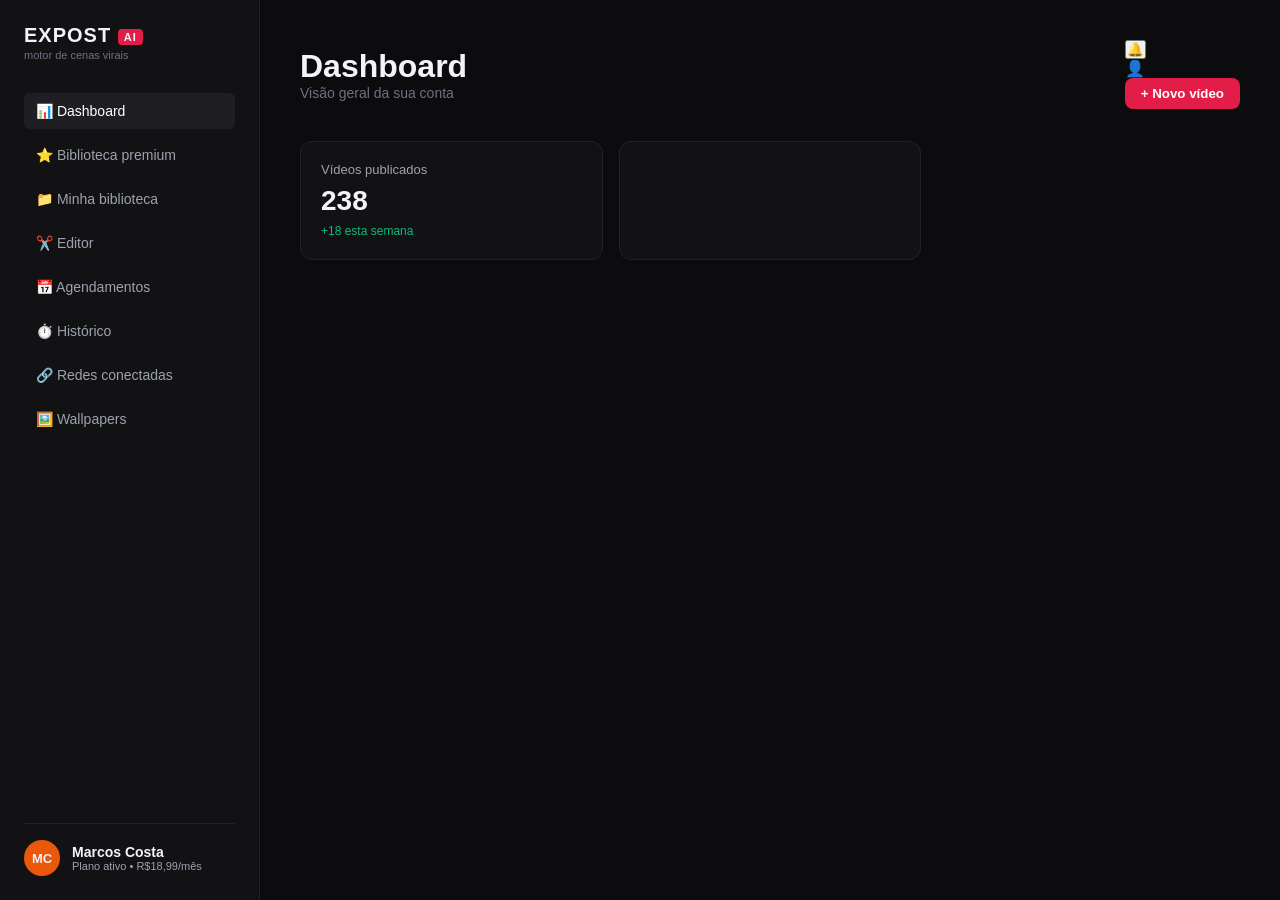
<file: index.html>
<!DOCTYPE html>
<html lang="pt-BR">
<head>
    <meta charset="utf-8">
    <meta name="viewport" content="width=device-width, initial-scale=1">
    <title>ExPost AI - Dashboard</title>
    <link rel="stylesheet" href="style.css">
</head>
<body>
    <div class="dashboard-container">
        <aside class="sidebar">
            <div class="logo-area">
                <h2>EXPOST <span class="badge">AI</span></h2>
                <p class="sublogo">motor de cenas virais</p>
            </div>
            
            <nav class="menu">
                <a href="#" class="menu-item active" onclick="verTela('dashboard', this)">📊 Dashboard</a>
                <a href="#" class="menu-item" onclick="verTela('bib-premium', this)">⭐ Biblioteca premium</a>
                <a href="#" class="menu-item" onclick="verTela('minha-bib', this)">📁 Minha biblioteca</a>
                <a href="#" class="menu-item" onclick="verTela('editor', this)">✂️ Editor</a>
                <a href="#" class="menu-item" onclick="verTela('agendamentos', this)">📅 Agendamentos</a>
                <a href="#" class="menu-item" onclick="verTela('historico', this)">⏱️ Histórico</a>
                <a href="#" class="menu-item" onclick="verTela('redes', this)">🔗 Redes conectadas</a>
                <a href="#" class="menu-item" onclick="verTela('wallpapers', this)">🖼️ Wallpapers</a>
            </nav>

            <div class="user-profile">
                <div class="avatar">MC</div>
                <div class="user-info">
                    <p class="username">Marcos Costa</p>
                    <p class="plan">Plano ativo • R$18,99/mês</p>
                </div>
            </div>
        </aside>

        <main class="main-content">
            <header class="top-header">
                <div>
                    <h1 id="main-title">Dashboard</h1>
                    <p class="subtitle" id="main-subtitle">Visão geral da sua conta</p>
                </div>
                <div class="header-actions">
                    <button class="btn-notif">🔔<span class="dot"></span></button>
                    <div class="user-icon-btn">👤</div>
                    <button class="btn-primary" onclick="verTela('editor', document.querySelector('[onclick*=\'editor\']'))">+ Novo vídeo</button>
                </div>
            </header>

            <div id="tela-dashboard" class="aba-conteudo">
                <section class="stats-grid">
                    <div class="card">
                        <p class="card-title">Vídeos publicados</p>
                        <h3>238</h3>
                        <span class="card-sub positive">+18 esta semana</span>
                    </div>
                    <div class="card">
                        <p class="card-
</file>
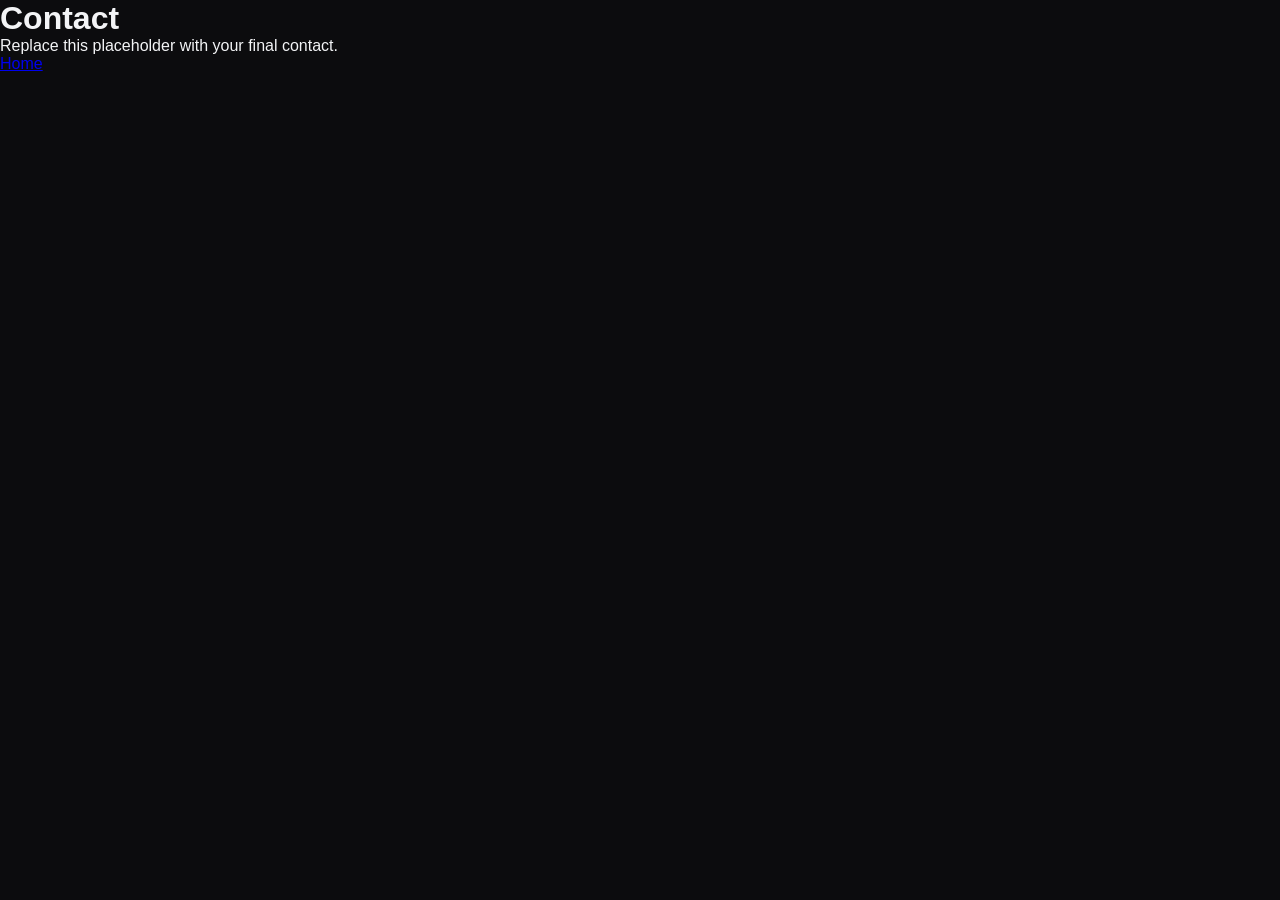
<file: contact.html>
<!DOCTYPE html><html><head><meta charset='utf-8'><link rel='stylesheet' href='style.css'><title>Contact</title></head><body><h1>Contact</h1><p>Replace this placeholder with your final contact.</p><p><a href='index.html'>Home</a></p></body></html>
</file>
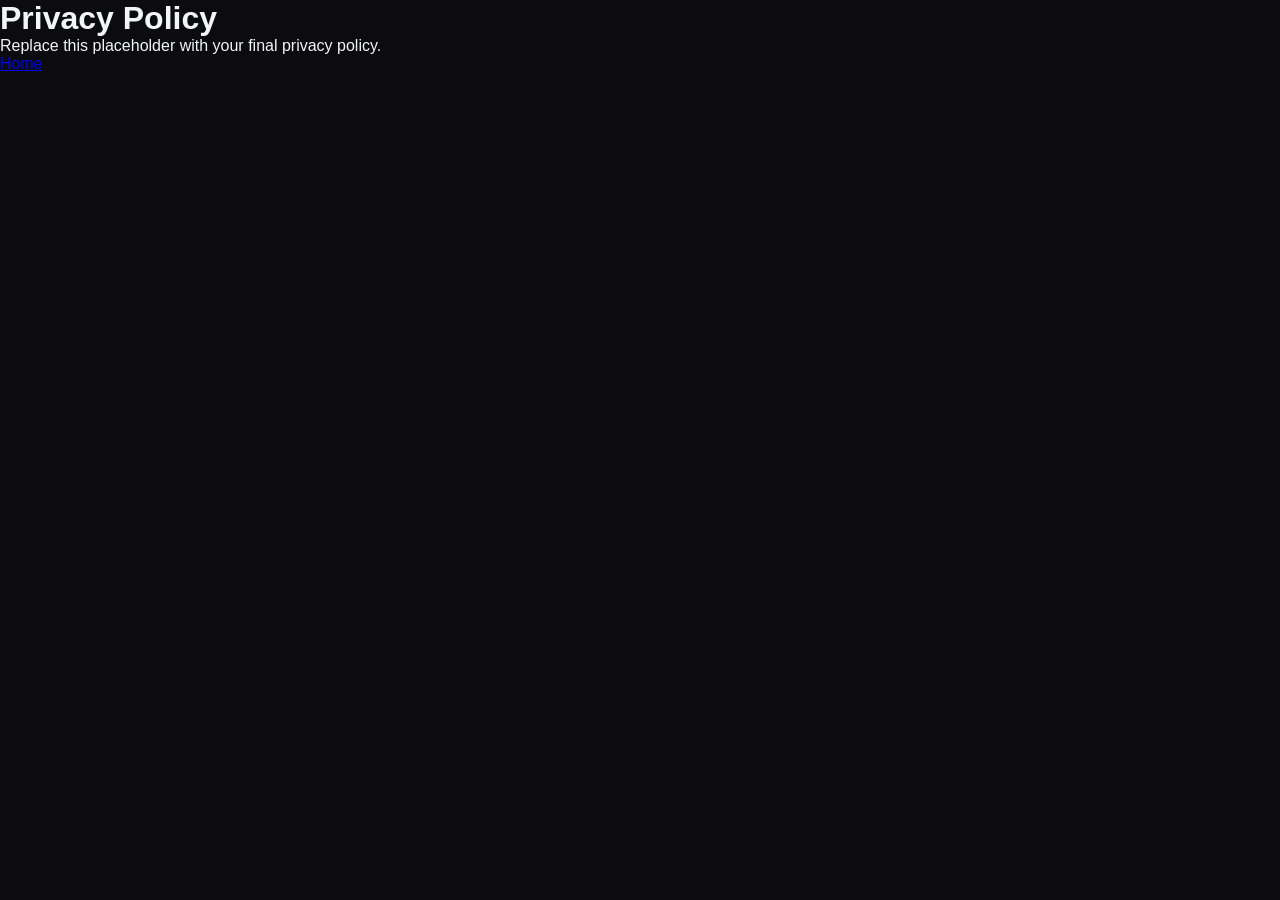
<file: privacy.html>
<!DOCTYPE html><html><head><meta charset='utf-8'><link rel='stylesheet' href='style.css'><title>Privacy Policy</title></head><body><h1>Privacy Policy</h1><p>Replace this placeholder with your final privacy policy.</p><p><a href='index.html'>Home</a></p></body></html>
</file>
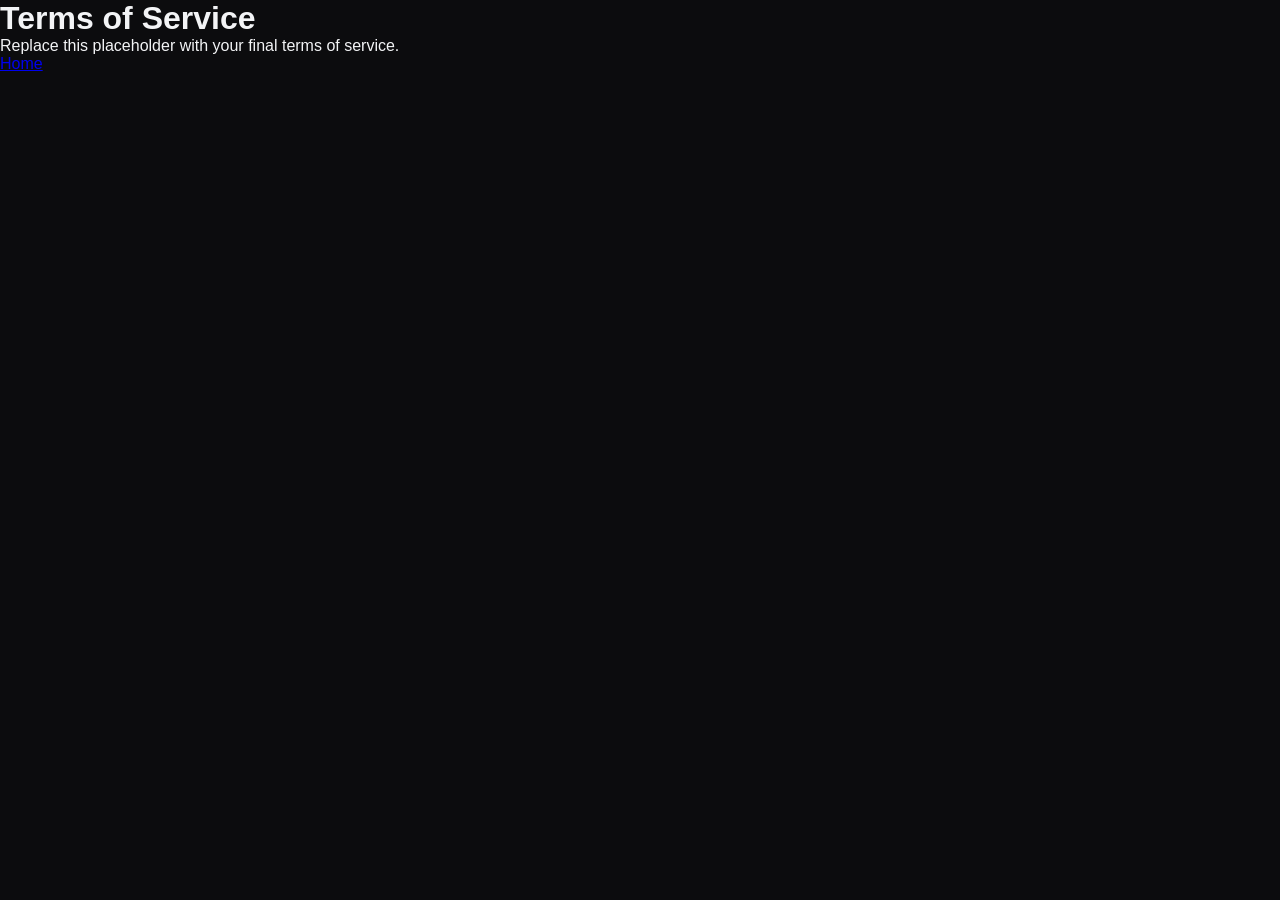
<file: terms.html>
<!DOCTYPE html><html><head><meta charset='utf-8'><link rel='stylesheet' href='style.css'><title>Terms of Service</title></head><body><h1>Terms of Service</h1><p>Replace this placeholder with your final terms of service.</p><p><a href='index.html'>Home</a></p></body></html>
</file>
<file: style.css>
* {
    margin: 0;
    padding: 0;
    box-sizing: border-box;
    font-family: 'Segoe UI', Arial, sans-serif;
}

body {
    background-color: #0c0c0e;
    color: #f3f4f6;
    height: 100vh;
    overflow: hidden;
}

.dashboard-container {
    display: flex;
    height: 100vh;
}

/* Sidebar */
.sidebar {
    width: 260px;
    background-color: #121214;
    border-right: 1px solid #222226;
    display: flex;
    flex-direction: column;
    padding: 24px;
    flex-shrink: 0;
}

.logo-area {
    margin-bottom: 32px;
}

.logo-area h2 {
    font-size: 20px;
    letter-spacing: 1px;
}

.badge {
    background-color: #e11d48;
    font-size: 11px;
    padding: 2px 6px;
    border-radius: 4px;
    vertical-align: middle;
}

.sublogo {
    font-size: 11px;
    color: #6b7280;
    margin-top: 2px;
}

.menu {
    display: flex;
    flex-direction: column;
    gap: 8px;
    flex-grow: 1;
}

.menu a {
    color: #9ca3af;
    text-decoration: none;
    padding: 10px 12px;
    border-radius: 6px;
    font-size: 14px;
    transition: 0.2s;
}

.menu a:hover, .menu a.active {
    background-color: #1f1f23;
    color: #ffffff;
}

.user-profile {
    display: flex;
    align-items: center;
    gap: 12px;
    padding-top: 16px;
    border-top: 1px solid #222226;
}

.avatar {
    width: 36px;
    height: 36px;
    background-color: #ea580c;
    border-radius: 50%;
    display: flex;
    align-items: center;
    justify-content: center;
    font-weight: bold;
    font-size: 13px;
}

.username {
    font-size: 14px;
    font-weight: 600;
}

.plan {
    font-size: 11px;
    color: #9ca3af;
}

/* Painel Principal */
.main-content {
    flex-grow: 1;
    padding: 40px;
    overflow-y: auto;
}

.top-header {
    display: flex;
    justify-content: space-between;
    align-items: center;
    margin-bottom: 32px;
}

.subtitle {
    color: #6b7280;
    font-size: 14px;
}

.btn-icon {
    background-color: #1f1f23;
    border: 1px solid #222226;
    color: white;
    padding: 8px;
    border-radius: 8px;
    cursor: pointer;
    transition: 0.2s;
}
.btn-icon:hover { background-color: #2a2a30; }

.active-btn {
    border-color: #e11d48 !important;
    color: #e11d48 !important;
}

.btn-primary {
    background-color: #e11d48;
    color: white;
    border: none;
    padding: 8px 16px;
    border-radius: 8px;
    font-weight: 600;
    cursor: pointer;
    transition: 0.2s;
}
.btn-primary:hover { background-color: #be123c; }

/* Cards */
.stats-grid {
    display: grid;
    grid-template-columns: repeat(3, 1fr);
    gap: 16px;
    margin-bottom: 32px;
}

.card {
    background-color: #121214;
    border: 1px solid #222226;
    padding: 20px;
    border-radius: 12px;
}

.card-title {
    color: #9ca3af;
    font-size: 13px;
    margin-bottom: 8px;
}

.card h3 {
    font-size: 28px;
    margin-bottom: 4px;
}

.card-sub {
    font-size: 12px;
    color: #6b7280;
}

.positive { color: #10b981; }

/* Grid Conteúdo */
.content-market {
    display: grid;
    grid-template-columns: 1fr;
}

.videos-section {
    background-color: #121214;
    border: 1px solid #222226;
    padding: 24px;
    border-radius: 12px;
}

.video-list {
    display: flex;
    flex-direction: column;
    gap: 12px;
    margin-top: 15px;
}

.video-item {
    display: flex;
    align-items: center;
    background-color: #1a1a1e;
    border: 1px solid #222226;
    padding: 14px;
    border-radius: 8px;
}

.play-icon {
    width: 32px;
    height: 32px;
    background-color: #2a2a30;
    color: #e11d48;
    display: flex;
    align-items: center;
    justify-content: center;
    border-radius: 6px;
    margin-right: 16px;
}

.video-details {
    flex-grow: 1;
}

.video-details h4 {
    font-size: 14px;
    font-weight: 500;
}

.video-details p {
    font-size: 12px;
    color: #6b7280;
}

.status-badge {
    font-size: 11px;
    padding: 4px 8px;
    border-radius: 4px;
    background-color: rgba(16, 185, 129, 0.1); 
    color: #10b981;
}

/* ÁREA ESTRUTURAL DO EDITOR */
.editor-container {
    display: grid;
    grid-template-columns: 1fr 320px;
    gap: 20px;
    align-items: start;
}

.editor-left {
    background-color: #121214;
    border: 1px solid #222226;
    border-radius: 12px;
    padding: 20px;
    display: flex;
    align-items: center;
    justify-content: center;
    min-height: 520px;
}

.video-preview-box {
    position: relative;
    background: #000;
    width: 280px; /* Padrão celular 9:16 */
    height: 480px;
    border-radius: 8px;
    display: flex;
    align-items: center;
    justify-content: center;
    transition: all 0.3s ease;
    overflow: hidden;
    border: 1px solid #333;
}
</file>
